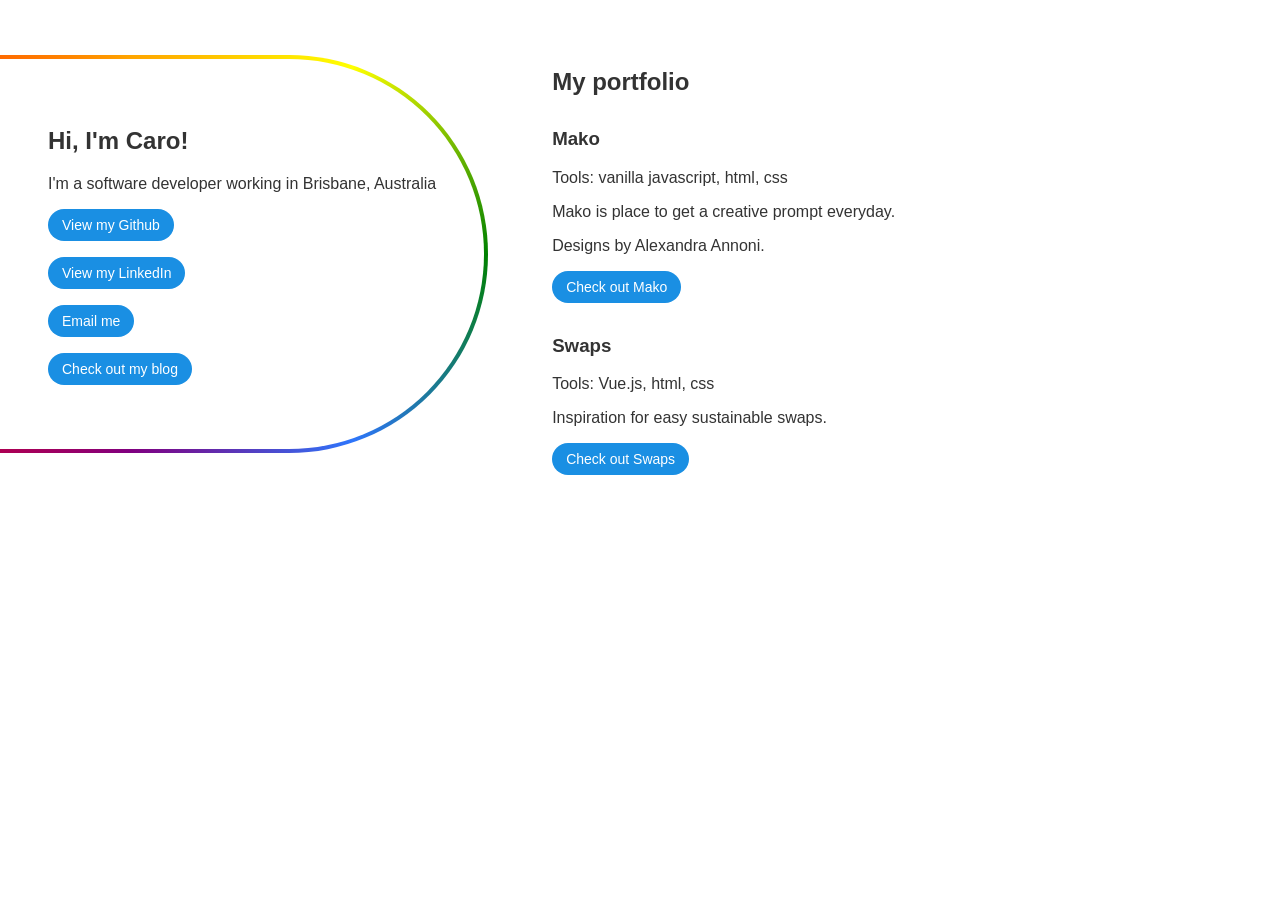
<file: index.html>
<!DOCTYPE html>
<html lang="en">
<head>
    <link rel="icon" href="https://fav.farm/👩‍💻" />
    <meta charset="utf-8"><meta name="viewport" content="width=device-width, initial-scale=1.0">
    <meta name="description" content="Personal website of Caro Waye">
	<title>Caro Waye - Software Developer</title>
  <link rel="stylesheet" href="./style.css"/>
</head>
<body>
  <main>
    <section class="glowing-border">
      <h1>Hi, I'm Caro!</h1>
      <p>I&#39;m a software developer working in Brisbane, Australia</p>
      <p>
        <a href="https://github.com/CaroWaye">View my Github</a>
        <a href="https://www.linkedin.com/in/carolinewwaye/">View my LinkedIn</a>
        <a href="mailto:caro.w.waye@gmail.com">Email me</a>
        <a href="/blog">Check out my blog</a>
      </p>
    </section>
    <section class="glowing-border right">
      <h2>My portfolio</h2>
      <ul>
        <li>
          <h3>Mako</h3>
          <p>Tools: vanilla javascript, html, css</p>
          <p>Mako is place to get a creative prompt everyday.</p>
          <p>Designs by Alexandra Annoni.</p>
          <a href="https://mako.carodev.com">Check out Mako</a>
        </li>
        <li>
          <h3>Swaps</h3>
          <p>Tools: Vue.js, html, css</p>
          <p>Inspiration for easy sustainable swaps.</p>
          <a href="https://carodev.com/swaps">Check out Swaps</a>
        </li>
      </ul>
    </section>
  </main>
</body>
</html>
</file>
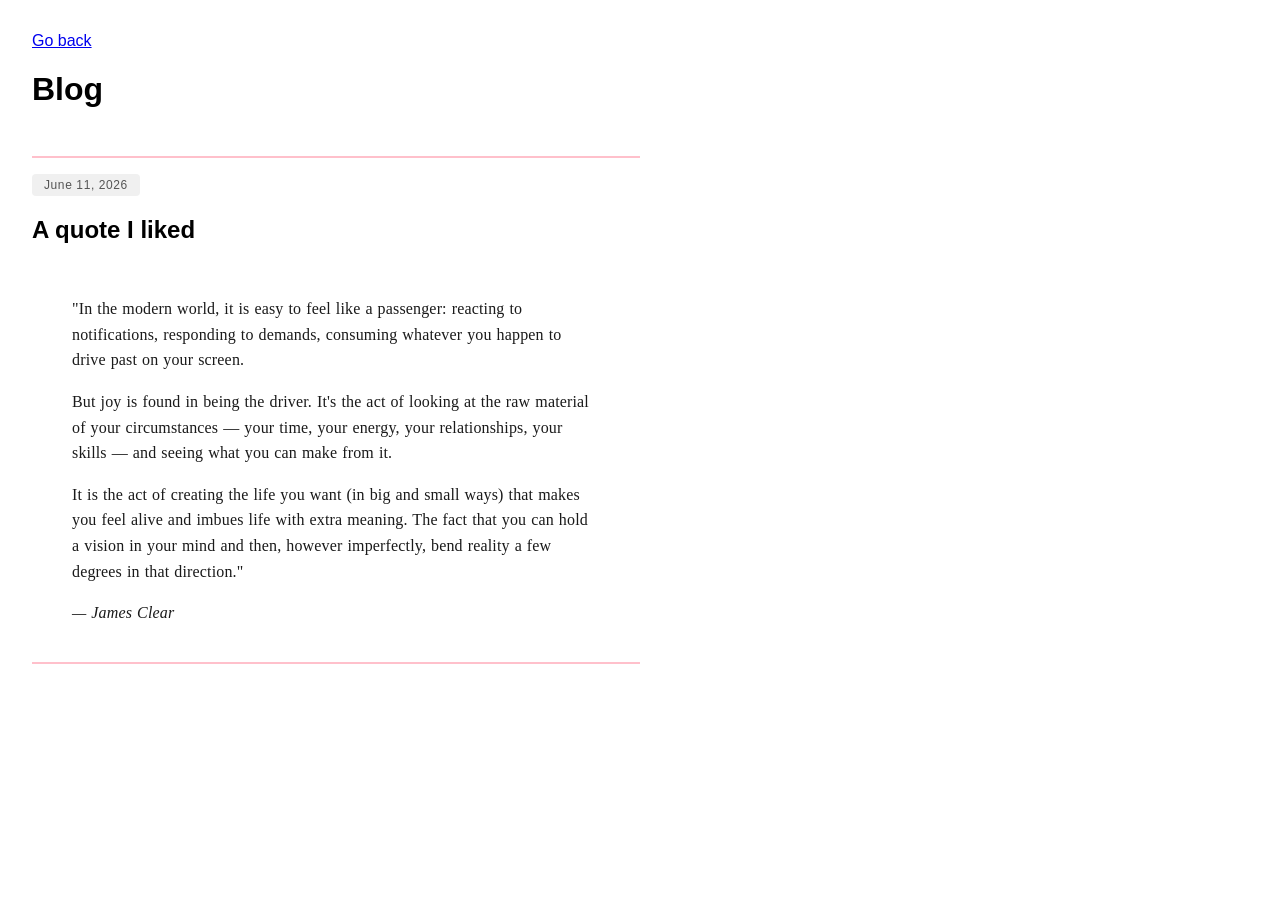
<file: blog/index.html>
<!DOCTYPE html>
<html lang="en">
<head>
    <link rel="icon" href="https://fav.farm/✍️" />
    <meta charset="utf-8"><meta name="viewport" content="width=device-width, initial-scale=1.0">
    <meta name="description" content="Blog of Caro Waye">
	<title>Caro Waye - Blog</title>
  <link rel="stylesheet" href="./style.css"/>
</head>
<body>
  <main class="blog-page">
    <header>
      <a href="/">Go back</a>
      <h1>Blog</h1>
    </header>
    <hr>
    <div class="quote">
      <span class="tag">June 11, 2026</span>
      <h2>A quote I liked</h1>
      <blockquote><p>"In the modern world, it is easy to feel like a passenger: reacting to notifications, responding to demands, consuming whatever you happen to drive past on your screen.</p>
        <p>But joy is found in being the driver. It's the act of looking at the raw material of your circumstances — your time, your energy, your relationships, your skills — and seeing what you can make from it.</p>
        <p>It is the act of creating the life you want (in big and small ways) that makes you feel alive and imbues life with extra meaning. The fact that you can hold a vision in your mind and then, however imperfectly, bend reality a few degrees in that direction."</p><cite>James Clear</cite></blockquote>
    </div>
    <hr>
  </main>
</body>
</html>
</file>
<file: style.css>
:root {
  --gradient-glow: red, orange, yellow, green, #2e75fb, purple, red;
  --glow-size: 1.1rem;
  --glow-intensity: 0.2;
  --border-width: 4px;
  --button-color: #1a8fe3;
  --button-hover-color: #14659f;
}
*, *:before, *:after {
  box-sizing: inherit;
}
body {
  margin: 0;
  font-family: Roboto, Helvetica, Arial, sans-serif;
  box-sizing: border-box;
  color: #333;
}
h1, h2, p, a {
  font-family: Roboto, Helvetica, Arial, sans-serif;
  }
a {
  font-size: 0.875rem;
  display: block;
  text-decoration: none;
  color: white;
  background-color: var(--button-color);
  padding: 0.5rem 0.875rem;
  width: fit-content;
  border-radius: 1rem;
  margin-bottom: 1rem;
  text-wrap: nowrap;
  &:hover {
    background-color: var(--button-hover-color);
  }
}
ul, li {
  list-style: none;
  padding: 0;
}
li {
  margin: 2rem 0;
}

@property --glow-deg {
  syntax: "<angle>";
  inherits: true;
  initial-value: -90deg;
}
@keyframes glow {
  100% {
    --glow-deg: 270deg;
  }
}

.glowing-border {
  margin-block: 3rem;
  padding: 3rem;
  max-width: 60ch;
  border: var(--border-width, 5px) solid transparent;
  border-left: 0;
  border-radius: 0 100vw 100vw 0;
  background: linear-gradient(canvas 0 0) padding-box, conic-gradient(from var(--glow-deg), var(--gradient-glow)) border-box;  
  position: relative;
  isolation: isolate;
  animation: glow 2s infinite linear;
  overflow: clip;
}

.glowing-border::before,
.glowing-border::after {
  content: '';
  position: absolute;
  border-radius: inherit;
}

.glowing-border::before{
  z-index: -1;
  background: canvas;
  inset: unset;
  scale: 1.2 1;
  transform-origin: right;
  filter: blur(var(--glow-size, 0.75rem))
}

.glowing-border::after {
  z-index: -2;
  background: conic-gradient(from var(--glow-deg), var(--gradient-glow));
  filter: blur(var(--glow-size, 0.75rem));
  inset: -0.75rem;
  opacity: var(--glow-intensity, 0.25rem);
}

.glowing-border.right {
  margin-inline-start: auto;
  border-radius: 10px 0 0 10px;
  border: var(--border-width, 5px) solid transparent;
  border-right: 0;
  &::after {
    max-width: calc(100dvw - 0.75rem);
  }

  &::before {
    transform-origin: left;
    inset: unset;
  }
}



@media (max-width: 37.5rem) {
  .glowing-border {
    padding: 3rem;
    margin-right: 1rem;
  }
  .glowing-border.right {
    margin-right: 0;
    margin-left: 1rem;
  }
  h1 {
    font-size: 1.375rem;
  }
  h2 {
    font-size: 1.25rem;
  }
  p {
    font-size: 1rem;
  }
}
@media (min-width: 68.75rem) {
  main {
    display: flex;
    align-items: center;
  }
  .glowing-border.right,
  .glowing-border::after,
  .glowing-border::before {
    all: unset;
  }
  .glowing-border.right {
    margin-left: 4rem;
    margin-top: 3rem;
  }
}
</file>
<file: blog/style.css>
body {
  margin: 0;
  font-family: Roboto, Helvetica, Arial, sans-serif;
  box-sizing: border-box;
}
.blog-page {
  padding: 2rem;
  display: flex;
  flex-direction: column;
}

.quote {
  display: flex;
  flex-direction: column;
}
h1 {
  margin-bottom: 2rem;
}
hr {
  border: none;
  background-color: pink;
  height: 2px;
  width: 50%;
  margin: 1rem 0;
}
blockquote {
  font-family: Georgia, 'Times New Roman', serif; /* or a system sans-serif stack */
  font-size: 1rem;          /* 16px base — don't go below */
  line-height: 1.6;         /* breathing room between lines */
  max-width: 65ch;          /* optimal line length (~65 characters) */
  color: #1a1a1a;           /* soft black — easier than pure #000 */
  letter-spacing: 0.01em;   /* subtle, helps at small sizes */
  word-spacing: 0.05em;
  margin-bottom: 1.25em;    /* space between paragraphs */
  text-wrap: pretty;
}
blockquote cite::before {
  content: "— ";
}
.tag {
  display: inline-block;
  padding: 0.25rem 0.75rem;
  border-radius: 4px;       /* pill shape */
  font-size: 0.75rem;
  font-weight: 500;
  letter-spacing: 0.05em;
  background: #f0f0f0;
  color: #555;
  text-decoration: none;
  width: fit-content;
}

.tag:hover {
  background: #e0e0e0;
}
</file>
